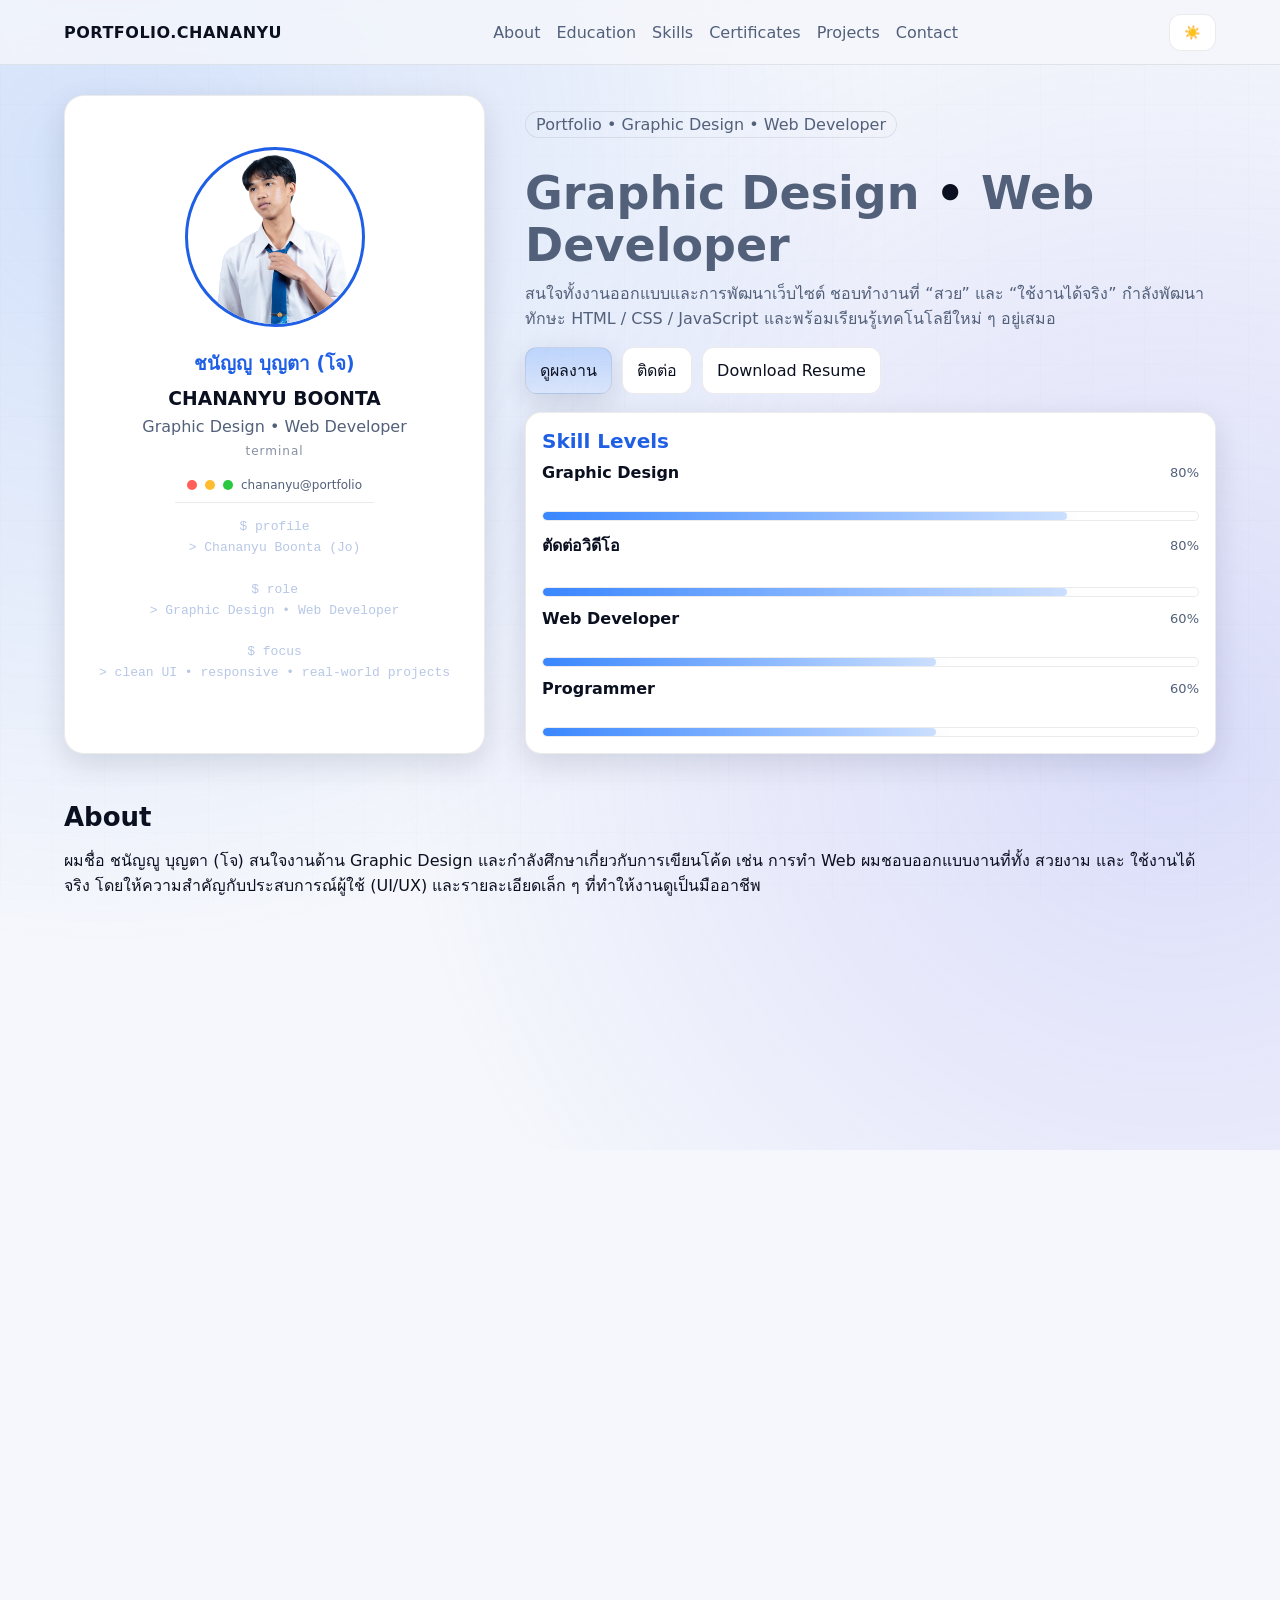
<file: index.html>
<!doctype html>
<html data-theme="light" lang="th">
<head>
  <meta charset="UTF-8" />
  <meta name="viewport" content="width=device-width, initial-scale=1.0" />
  <title>PORTFOLIO. | ชนัญญู</title>
  <meta name="description" content="Portfolio ของ ชนัญญู บุญตา (โจ) - Graphic Design & Web Developer" />
  <link rel="stylesheet" href="styles.css" />
</head>

<body>
  <header class="header">
    <div class="container nav">
  <a class="logo" href="#top">PORTFOLIO.CHANANYU<span class="dot"></span></a>

  <nav class="menu">
    <a href="#about">About</a>
    <a href="#education">Education</a>
    <a href="#skills">Skills</a>
    <a href="#certificates">Certificates</a>
    <a href="#projects">Projects</a>
    <a href="#contact">Contact</a>
  </nav>

  <div class="nav-actions">
    <button id="themeBtn" class="btn ghost" aria-label="Toggle theme">🌙</button>

    <!-- ✅ Mobile Hamburger -->
    <button id="navBtn" class="btn ghost nav-btn" aria-label="Open menu" aria-expanded="false">
      ☰
    </button>
  </div>
</div>

<!-- ✅ Mobile Drawer -->
<div class="drawer" id="drawer" aria-hidden="true">
  <div class="drawer-backdrop" data-drawer-close="1"></div>

  <div class="drawer-panel" role="dialog" aria-modal="true" aria-label="Mobile menu">
    <div class="drawer-head">
      <div class="drawer-title">Menu</div>
      <button class="drawer-close" type="button" data-drawer-close="1" aria-label="Close">✕</button>
    </div>

    <nav class="drawer-links">
      <a href="#about" data-drawer-link="1">About</a>
      <a href="#education" data-drawer-link="1">Education</a>
      <a href="#skills" data-drawer-link="1">Skills</a>
      <a href="#certificates" data-drawer-link="1">Certificates</a>
      <a href="#projects" data-drawer-link="1">Projects</a>
      <a href="#contact" data-drawer-link="1">Contact</a>
    </nav>

    <div class="drawer-foot">
      <a class="btn" href="#projects" data-drawer-link="1">ดูผลงาน</a>
      <a class="btn ghost" href="#contact" data-drawer-link="1">ติดต่อ</a>
    </div>
  </div>
</div>
  </header>

  <main id="top">
    <section class="hero">
      <div class="container hero-grid">

        <!-- 🔥 PROFILE CARD (ย้ายมาฝั่งซ้าย) -->
        <div class="profile-card">
          <img src="assets/profile.png" alt="Chananyu Profile" class="profile-img" />
	
          <h3 class="thai-name">ชนัญญู บุญตา (โจ)</h3>
          <h3>CHANANYU BOONTA</h3>
          <p class="muted">Graphic Design • Web Developer</p>

          <p class="terminal-label">terminal</p>

          <div class="terminal-top">
            <span class="dot red"></span>
            <span class="dot yellow"></span>
            <span class="dot green"></span>
            <span class="terminal-title">chananyu@portfolio</span>
          </div>

          <pre class="terminal-body"><code>$ profile
> Chananyu Boonta (Jo)

$ role
> Graphic Design • Web Developer

$ focus
> clean UI • responsive • real-world projects</code></pre>
        </div>

        <!-- 🔥 ข้อความย้ายไปฝั่งขวา -->
        <div>
          <p class="badge">Portfolio • Graphic Design • Web Developer</p>

          <h1> 
            <span class="muted">Graphic Design</span> • 
            <span class="muted">Web Developer</span>
          </h1>

          <p class="sub">
            สนใจทั้งงานออกแบบและการพัฒนาเว็บไซต์ ชอบทำงานที่ “สวย” และ “ใช้งานได้จริง”
            กำลังพัฒนาทักษะ HTML / CSS / JavaScript และพร้อมเรียนรู้เทคโนโลยีใหม่ ๆ อยู่เสมอ
          </p>

          <div class="actions">
            <a class="btn" href="#projects">ดูผลงาน</a>
            <a class="btn ghost" href="#contact">ติดต่อ</a>
            <a class="btn ghost" href="assets/resume.pdf" download>Download Resume</a>
          </div>

	<!-- ===== Skill Progress Bars ===== -->
<div class="skill-panel card">
  <div class="skill-panel-head">
    <h3 class="skill-panel-title">Skill Levels</h3>
  </div>

  <div class="skill-list">
    <div class="skill-item" data-p="80">
      <div class="skill-row">
        <span class="skill-name">Graphic Design</span>
        <span class="skill-val">80%</span>
      </div>
      <div class="bar"><span class="fill" style="--p:80"></span></div>
    </div>

    <div class="skill-item" data-p="80">
      <div class="skill-row">
        <span class="skill-name">ตัดต่อวิดีโอ</span>
        <span class="skill-val">80%</span>
      </div>
      <div class="bar"><span class="fill" style="--p:80"></span></div>
    </div>

    <div class="skill-item" data-p="60">
      <div class="skill-row">
        <span class="skill-name">Web Developer</span>
        <span class="skill-val">60%</span>
      </div>
      <div class="bar"><span class="fill" style="--p:60"></span></div>
    </div>

    <div class="skill-item" data-p="60">
      <div class="skill-row">
        <span class="skill-name">Programmer</span>
        <span class="skill-val">60%</span>
      </div>
      <div class="bar"><span class="fill" style="--p:60"></span></div>
    </div>

    
  </div>
</div>

        </div>

      </div>
    </section>

    <!-- ABOUT -->
    <section id="about" class="section">
      <div class="container">
        <h2>About</h2>
<p class="about-text">
  ผมชื่อ <span class="hl">ชนัญญู บุญตา (โจ)</span> สนใจงานด้าน 
  <span class="hl">Graphic Design</span> และกำลังศึกษาเกี่ยวกับการเขียนโค้ด เช่น การทำ
  <span class="hl">Web</span>  

  ผมชอบออกแบบงานที่ทั้ง <span class="hl">สวยงาม</span> และ 
  <span class="hl">ใช้งานได้จริง</span> โดยให้ความสำคัญกับประสบการณ์ผู้ใช้ 
  (<span class="hl">UI/UX</span>) และรายละเอียดเล็ก ๆ 
  ที่ทำให้งานดูเป็นมืออาชีพ
  <br><br>
  ผมมีพื้นฐานทั้งงาน <span class="hl">ออกแบบกราฟิก</span> 
  งาน <span class="hl">ตัดต่อวิดีโอ</span> และกำลังศึกษาการพัฒนาเว็บไซต์ด้วย 
  <span class="hl">HTML</span>, 
  <span class="hl">CSS</span> และ 
  <span class="hl">JavaScript</span>  

  เป้าหมายของผมคือพัฒนาทักษะให้รอบด้าน และสร้างผลงานที่สามารถ 
  <span class="hl">นำไปใช้งานได้จริง</span> ในธุรกิจหรือองค์กร
</p>
    </section>


<!-- EDUCATION -->
<section id="education" class="section">
  <div class="container">
    <div class="edu-head">
      <div>
        <h2>Education</h2>
      </div>

      <!-- ใช้ modal เดิมของ Certificates ได้เลย -->

    </div>

    <!-- Summary Cards -->
    <div class="edu-grid">
      <div class="card edu-card reveal">
        <div class="edu-top">
          <div class="edu-badge">Major</div>
          <h3 class="edu-title">เทคโนโลยีธุรกิจดิจิทัล</h3>
          <p class="text-muted edu-sub">วิทยาลัยภาคตะวันออกอีเทค (E-TECH) • ปวส.</p>
        </div>

        <div class="edu-meta">
          <div class="edu-pill">
            <span class="edu-k">GPA</span>
            <span class="edu-v">3.97</span>
          </div>
          <div class="edu-pill">
            <span class="edu-k">Year</span>
            <span class="edu-v">2024–2026</span>
          </div>
          <div class="edu-pill">
            <span class="edu-k">Focus</span>
            <span class="edu-v">Design • Media • Web</span>
          </div>
        </div>

        <div class="edu-points">
          <div class="edu-point">
            <span class="dot-mini"></span>
            <span>พื้นฐานงานออกแบบ + ทำสื่อ (โปสเตอร์/แบรนด์/คอนเทนต์)</span>
          </div>

        </div>
      </div>

      
      <!-- Transcript Preview Card -->
      <div class="card edu-card edu-transcript reveal">
        <div class="edu-top">
          <div class="edu-badge">Document</div>
          <h3 class="edu-title">Transcript (ผลการเรียน)</h3>
          <p class="text-muted edu-sub">เปิดดูได้ทันทีแบบ Preview หรือเปิดแท็บใหม่</p>
        </div>

        <div class="edu-doc">
          <div class="edu-doc-icon" aria-hidden="true">📄</div>
          <div class="edu-doc-text">
            <div class="edu-doc-name">ผลการเรียน (Transcript)</div>
            <div class="text-muted">อัปเดตล่าสุด: 25/02/2026</div>
          </div>
        </div>

        <div class="edu-actions" style="margin-top:12px;">
          <a class="btn ghost" href="assets/education/transcript.pdf" target="_blank" rel="noopener">Open</a>
          <button class="btn" type="button"
            data-cert="assets/education/transcript.pdf"
            data-cert-title="ผลการเรียน (Transcript)">
            Preview
          </button>
        </div>
      </div>
    </div>

  </div>
</section>

    <!-- SKILLS -->
    <section id="skills" class="section">
  <div class="container">
    <h2>Skills</h2>

    <!-- ✅ Design ขึ้นก่อน -->
    <div class="card">
      <h3>Design</h3>
      <p class="text-muted">
        Graphic Design / Layout / Canva, Photoshop, Premiere pro, Illustrator, After effects, Capcut
      </p>
    </div>

    <!-- ✅ Web ตามมา -->
    <div class="card mt">
      <h3>กำลังศึกษาการเขียน CODE</h3>
      <div class="chips">
        <span class="chip">HTML</span>
        <span class="chip">CSS</span>
        <span class="chip">JavaScript</span>
        <span class="chip">Responsive</span>
        <span class="chip">GitHub Pages</span>
      </div>
    </div>

  </div>
</section>

        <!-- CERTIFICATES -->
    <section id="certificates" class="section">
      <div class="container">
        <div class="section-head">
          <div>
            <h2>Certificates</h2>
          </div>
          <span class="cert-badge">Verified</span>
        </div>

        <div class="cert-grid">

          <div class="card cert-card reveal">
            <div class="cert-top">
              <div class="cert-icon" aria-hidden="true">🏅</div>
              <div class="cert-meta">
                <h3 class="cert-title">เกียรตินิยมอันดับ 1 (ปวส)</h3>
                <p class="text-muted cert-desc">เกียรติบัตรผลการเรียน/ความสำเร็จ</p>
              </div>
            </div>
            <div class="cert-actions">
              <a class="btn ghost" href="https://drive.google.com/file/d/1gCkZgoehB3vvWSLFcFtwGMiIyjkPSdfd/view" target="_blank" rel="noopener">Open</a>
              <button class="btn" type="button" data-cert="https://drive.google.com/file/d/1gCkZgoehB3vvWSLFcFtwGMiIyjkPSdfd/preview" data-cert-title="เกียรตินิยมอันดับ 1 (ปวส)">Preview</button>
            </div>
          </div>

          <div class="card cert-card reveal">
            <div class="cert-top">
              <div class="cert-icon" aria-hidden="true">🏅</div>
              <div class="cert-meta">
                <h3 class="cert-title">เกียรตินิยมอันดับ 1 (ปวช)</h3>
                <p class="text-muted cert-desc">เกียรติบัตรผลการเรียน/ความสำเร็จ</p>
              </div>
            </div>
            <div class="cert-actions">
              <a class="btn ghost" href="https://drive.google.com/file/d/1ICR19MyjQwB0Dezw8XdJvOS5k2Chsvs_/view" target="_blank" rel="noopener">Open</a>
              <button class="btn" type="button" data-cert="https://drive.google.com/file/d/1ICR19MyjQwB0Dezw8XdJvOS5k2Chsvs_/preview" data-cert-title="เกียรตินิยมอันดับ 1 (ปวช)">Preview</button>
            </div>
          </div>

          <div class="card cert-card reveal">
            <div class="cert-top">
              <div class="cert-icon" aria-hidden="true">🏅</div>
              <div class="cert-meta">
                <h3 class="cert-title">เกียรตินิยมอันดับ 2 (ปวช)</h3>
                <p class="text-muted cert-desc">เกียรติบัตรผลการเรียน/ความสำเร็จ</p>
              </div>
            </div>
            <div class="cert-actions">
              <a class="btn ghost" href="https://drive.google.com/file/d/18KTeLqU_VMrefmLDvwX8DeGee8mo0Rug/view" target="_blank" rel="noopener">Open</a>
              <button class="btn" type="button" data-cert="https://drive.google.com/file/d/18KTeLqU_VMrefmLDvwX8DeGee8mo0Rug/preview" data-cert-title="เกียรตินิยมอันดับ 2 (ปวช)">Preview</button>
            </div>
          </div>

          <div class="card cert-card reveal">
            <div class="cert-top">
              <div class="cert-icon" aria-hidden="true">🏅</div>
              <div class="cert-meta">
                <h3 class="cert-title">เกียรตินิยมอันดับ 2 (ปวช)</h3>
                <p class="text-muted cert-desc">เกียรติบัตรผลการเรียน/ความสำเร็จ</p>
              </div>
            </div>
            <div class="cert-actions">
              <a class="btn ghost" href="https://drive.google.com/file/d/1309O10c44AZQ91_PRUTclfyR0zeI_VeD/view" target="_blank" rel="noopener">Open</a>
              <button class="btn" type="button" data-cert="https://drive.google.com/file/d/1309O10c44AZQ91_PRUTclfyR0zeI_VeD/preview" data-cert-title="เกียรตินิยมอันดับ 2 (ปวช)">Preview</button>
            </div>
          </div>

          <div class="card cert-card reveal">
            <div class="cert-top">
              <div class="cert-icon" aria-hidden="true">🏅</div>
              <div class="cert-meta">
                <h3 class="cert-title">ความประพฤติดี</h3>
                <p class="text-muted cert-desc">เกียรติบัตรด้านความประพฤติ</p>
              </div>
            </div>
            <div class="cert-actions">
              <a class="btn ghost" href="https://drive.google.com/file/d/16V61qPevdb235wgsN0LPwpVJKFUMNpgQ/view" target="_blank" rel="noopener">Open</a>
              <button class="btn" type="button" data-cert="https://drive.google.com/file/d/16V61qPevdb235wgsN0LPwpVJKFUMNpgQ/preview" data-cert-title="ความประพฤติดี">Preview</button>
            </div>
          </div>

          <div class="card cert-card reveal">
            <div class="cert-top">
              <div class="cert-icon" aria-hidden="true">🏅</div>
              <div class="cert-meta">
                <h3 class="cert-title">อบรม/เสริมทักษะภาษาจีน</h3>
                <p class="text-muted cert-desc">เกียรติบัตรการอบรม</p>
              </div>
            </div>
            <div class="cert-actions">
              <a class="btn ghost" href="https://drive.google.com/file/d/1GHZ_KUU2olDMoBhnNb47apUuoepXhUUc/view" target="_blank" rel="noopener">Open</a>
              <button class="btn" type="button" data-cert="https://drive.google.com/file/d/1GHZ_KUU2olDMoBhnNb47apUuoepXhUUc/preview" data-cert-title="อบรม/เสริมทักษะภาษาจีน">Preview</button>
            </div>
          </div>

          <div class="card cert-card reveal">
            <div class="cert-top">
              <div class="cert-icon" aria-hidden="true">🏅</div>
              <div class="cert-meta">
                <h3 class="cert-title">การอบรมหลักสูตร (ปวช)</h3>
                <p class="text-muted cert-desc">เกียรติบัตรการอบรม</p>
              </div>
            </div>
            <div class="cert-actions">
              <a class="btn ghost" href="https://drive.google.com/file/d/1zFcPmpnscv65o-xpfK4uYzmivvTh-nA5/view" target="_blank" rel="noopener">Open</a>
              <button class="btn" type="button" data-cert="https://drive.google.com/file/d/1zFcPmpnscv65o-xpfK4uYzmivvTh-nA5/preview" data-cert-title="การอบรมหลักสูตร">Preview</button>
            </div>
          </div>

          <div class="card cert-card reveal">
            <div class="cert-top">
              <div class="cert-icon" aria-hidden="true">🏅</div>
              <div class="cert-meta">
                <h3 class="cert-title">การอบรมหลักสูตร (ปวส)</h3>
                <p class="text-muted cert-desc">เกียรติบัตรการอบรม</p>
              </div>
            </div>
            <div class="cert-actions">
              <a class="btn ghost" href="https://drive.google.com/file/d/1py0rQcjuWapsEl_W83mx0qBBXXFDcMRV/view" target="_blank" rel="noopener">Open</a>
              <button class="btn" type="button" data-cert="https://drive.google.com/file/d/1py0rQcjuWapsEl_W83mx0qBBXXFDcMRV/preview" data-cert-title="การอบรมหลักสูตร">Preview</button>
            </div>
          </div>

        </div>
      </div>
    </section>

<!-- PROJECTS -->
    <section id="projects" class="section">
      <div class="container">
        <h2>Projects</h2>

        <div class="grid-3">

  <a href="graphic.html" class="project-link">
    <div class="card">
      <h3>งานกราฟิก</h3>
      <p class="text-muted">กดเพื่อดูผลงานกราฟิก</p>
    </div>
  </a>

  <a href="video.html" class="project-link">
    <div class="card">
      <h3>งานวิดีโอ</h3>
      <p class="text-muted">กดเพื่อดูผลงานวิดีโอ</p>
    </div>
  </a>

  <a href="app.html" class="project-link">
    <div class="card">
      <h3>งานสร้างเว็บ / Application</h3>
      <p class="text-muted">กดเพื่อดูผลงานเว็บ / แอป</p>
    </div>
  </a>

</div>
      </div>
    </section>

    <!-- CONTACT -->
    <section id="contact" class="section">
      <div class="container">
        <h2>Contact</h2>

        <div class="card">
          <p class="lead">ติดต่อได้ที่นี่</p>

	<div class="contact-row">
            <div>
              <p class="label">Phone</p>
              <p class="value" id="phoneText">064-525-4768</p>
            </div>
            <button class="btn ghost" id="copyPhoneBtn" type="button">คัดลอก</button>
          </div>


          <div class="contact-row">
            <div>
              <p class="label">Email</p>
              <p class="value" id="emailText">chananyuboonta35@gmail.com</p>
            </div>
            <button class="btn ghost" id="copyEmailBtn" type="button">คัดลอก</button>
          </div>

          <div class="contact-row">
            <div>
              <p class="label">Line ID</p>
              <p class="value" id="lineText">chny_712</p>
            </div>
            <button class="btn ghost" id="copyLineBtn" type="button">คัดลอก</button>
          </div>

          <p class="hint" id="copyHint"></p>
        </div>
      </div>
    </section>
  </main>

  <footer class="footer">
    <div class="container">
      <p>© <span id="year"></span> CHANANYU. Built with HTML/CSS/JS.</p>
    </div>
  </footer>


  <!-- Certificate Preview Modal -->
  <div class="modal" id="certModal" aria-hidden="true">
    <div class="modal-backdrop" data-close="1"></div>
    <div class="modal-panel" role="dialog" aria-modal="true" aria-label="Certificate preview">
      <div class="modal-head">
        <div class="modal-title" id="certModalTitle">Certificate</div>
        <button class="modal-close" type="button" data-close="1" aria-label="Close">✕</button>
      </div>
      <div class="modal-body">
        <iframe id="certFrame" title="Certificate PDF" loading="lazy"></iframe>
      </div>
      <div class="modal-foot">
        <a class="btn ghost" id="certOpenNew" target="_blank" rel="noopener">Open in new tab</a>
      </div>
    </div>
  </div>

  
  

  <script src="app.js"></script>
</body>
</html>
</file>
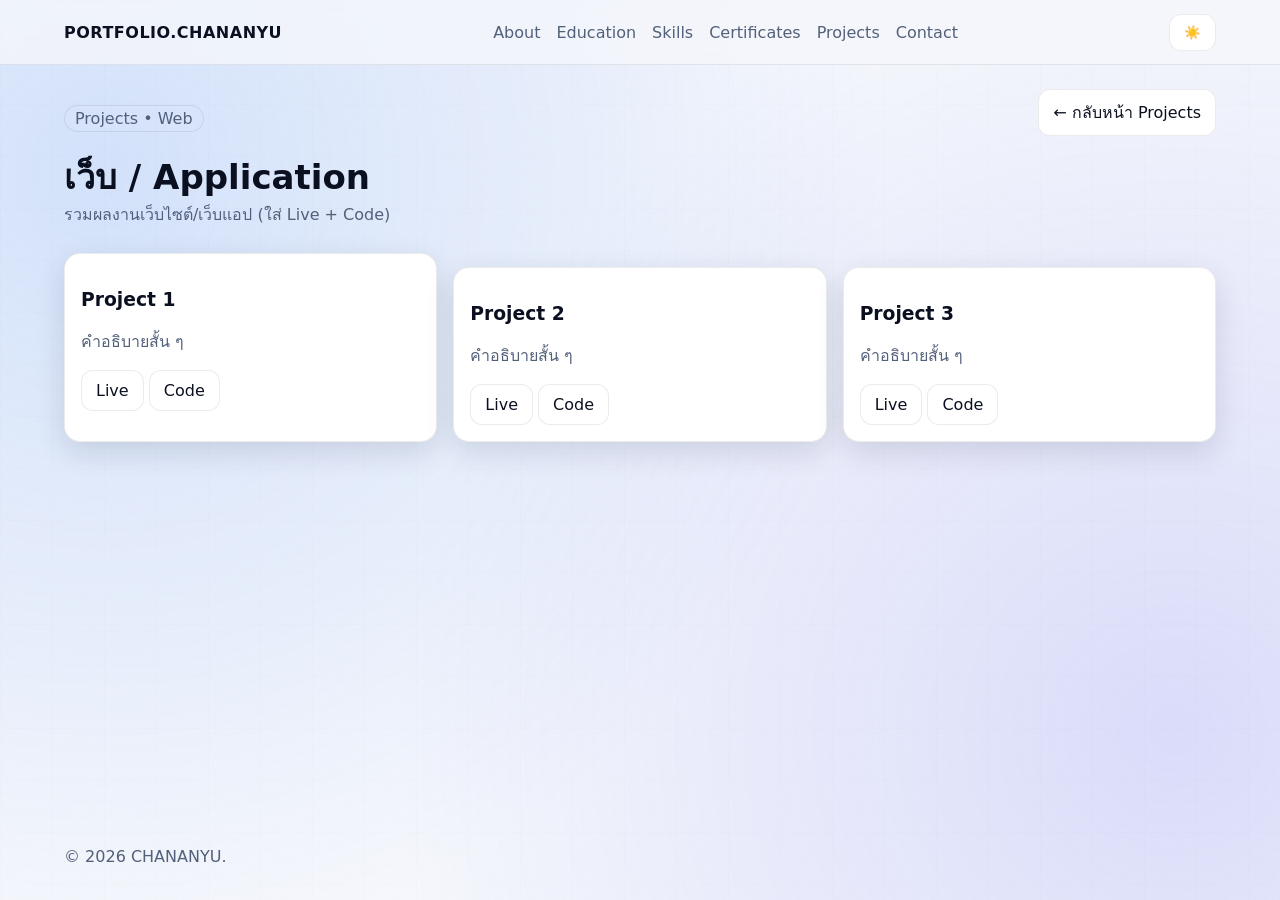
<file: app.html>
<!doctype html>
<html lang="th">
<head>
  <meta charset="UTF-8" />
  <meta name="viewport" content="width=device-width, initial-scale=1.0" />
  <title>เว็บ / Application | CHANANYU</title>
  <link rel="stylesheet" href="styles.css" />
</head>
<body>
  <header class="header">
    <div class="container nav">
  <a class="logo" href="index.html#top">PORTFOLIO.CHANANYU<span class="dot"></span></a>

  <nav class="menu">
    <a href="index.html#about">About</a>
    <a href="index.html#education">Education</a>
    <a href="index.html#skills">Skills</a>
    <a href="index.html#certificates">Certificates</a>
    <a href="index.html#projects">Projects</a>
    <a href="index.html#contact">Contact</a>
  </nav>

  <div class="nav-actions">
    <button id="themeBtn" class="btn ghost" aria-label="Toggle theme">🌙</button>

    <!-- ✅ Mobile Hamburger -->
    <button id="navBtn" class="btn ghost nav-btn" aria-label="Open menu" aria-expanded="false">
      ☰
    </button>
  </div>
</div>

<!-- ✅ Mobile Drawer -->
<div class="drawer" id="drawer" aria-hidden="true">
  <div class="drawer-backdrop" data-drawer-close="1"></div>

  <div class="drawer-panel" role="dialog" aria-modal="true" aria-label="Mobile menu">
    <div class="drawer-head">
      <div class="drawer-title">Menu</div>
      <button class="drawer-close" type="button" data-drawer-close="1" aria-label="Close">✕</button>
    </div>

    <nav class="drawer-links">
      <a href="index.html#about" data-drawer-link="1">About</a>
      <a href="index.html#education" data-drawer-link="1">Education</a>
      <a href="index.html#skills" data-drawer-link="1">Skills</a>
      <a href="index.html#certificates" data-drawer-link="1">Certificates</a>
      <a href="index.html#projects" data-drawer-link="1">Projects</a>
      <a href="index.html#contact" data-drawer-link="1">Contact</a>
    </nav>

    <div class="drawer-foot">
      <a class="btn" href="index.html#projects" data-drawer-link="1">ดูผลงาน</a>
      <a class="btn ghost" href="index.html#contact" data-drawer-link="1">ติดต่อ</a>
    </div>
  </div>
</div>
  </header>

  <main>
    <section class="section">
      <div class="container">
        <div class="page-head">
          <div>
            <p class="badge">Projects • Web</p>
            <h1 class="page-title">เว็บ / Application</h1>
            <p class="lead">รวมผลงานเว็บไซต์/เว็บแอป (ใส่ Live + Code)</p>
          </div>
          <a class="btn ghost" href="index.html#projects">← กลับหน้า Projects</a>
        </div>

        <div class="grid-3">
          <article class="card">
            <h3>Project 1</h3>
            <p class="text-muted">คำอธิบายสั้น ๆ</p>
            <div class="featured-links">
              <a class="btn ghost" href="#" target="_blank" rel="noopener">Live</a>
              <a class="btn ghost" href="#" target="_blank" rel="noopener">Code</a>
            </div>
          </article>

          <article class="card">
            <h3>Project 2</h3>
            <p class="text-muted">คำอธิบายสั้น ๆ</p>
            <div class="featured-links">
              <a class="btn ghost" href="#" target="_blank" rel="noopener">Live</a>
              <a class="btn ghost" href="#" target="_blank" rel="noopener">Code</a>
            </div>
          </article>

          <article class="card">
            <h3>Project 3</h3>
            <p class="text-muted">คำอธิบายสั้น ๆ</p>
            <div class="featured-links">
              <a class="btn ghost" href="#" target="_blank" rel="noopener">Live</a>
              <a class="btn ghost" href="#" target="_blank" rel="noopener">Code</a>
            </div>
          </article>
        </div>
      </div>
    </section>
  </main>

  <footer class="footer">
    <div class="container">
      <p>© <span id="year"></span> CHANANYU.</p>
    </div>
  </footer>

  <script src="app.js"></script>
</body>
</html>
</file>
<file: styles.css>
:root{
  --bg: #0a1220;
  --panel: #0f1a2e;
  --text: #eaf2ff;
  --muted: #a9b7d3;
  --border: rgba(255,255,255,.08);
  --accent: #2f80ff;
  --shadow: 0 10px 30px rgba(0,0,0,.35);
}

:root[data-theme="light"]{
  --bg: #f5f7fc;
  --panel: #ffffff;
  --text: #0b1020;
  --muted: #52607a;
  --border: rgba(0,0,0,.08);
  --accent: #1f5fe6;
  --shadow: 0 10px 30px rgba(10,20,40,.12);
}

*{box-sizing:border-box}
html{scroll-behavior:smooth}
html, body{height:100%}

body{
  margin:0;
  font-family: system-ui, -apple-system, Segoe UI, Roboto, Arial, sans-serif;
  color:var(--text);

  /* ✅ โหมดมืดมีแสงฟ้าได้ แต่จูนให้นุ่ม */
  background:
    radial-gradient(1100px 520px at 20% 0%, rgba(47,128,255,.18), transparent 62%),
    radial-gradient(900px 480px at 80% 20%, rgba(47,128,255,.08), transparent 62%),
    var(--bg);

  min-height:100vh;
  display:flex;
  flex-direction:column;
  position:relative;
}

/* ✅ โหมดสว่าง: เอา radial ออกเพื่อไม่ให้เกิด “แทบ” */
:root[data-theme="light"] body{
  background: var(--bg);
}

main{flex:1}
a{color:inherit; text-decoration:none}
.container{max-width:1200px; margin:0 auto; padding:0 24px}

/* ===== HEADER ===== */
.header{
  position:sticky; top:0; z-index:10;
  backdrop-filter: blur(10px);
  background: rgba(10,18,32,.65);
  border-bottom:1px solid var(--border);
}
:root[data-theme="light"] .header{ background: rgba(245,247,252,.78); }

.nav{
  display:flex; align-items:center; justify-content:space-between;
  height:64px; gap:14px;
}
.logo{font-weight:850; letter-spacing:.5px}
.logo .dot{color:var(--accent)}

.menu{display:flex; gap:16px}
.menu a{color:var(--muted)}
.menu a:hover{color:var(--text)}

/* ===== BUTTON ===== */
.btn{
  display:inline-flex; align-items:center; justify-content:center;
  padding:10px 14px;
  border-radius:12px;
  border:1px solid var(--border);
  background: linear-gradient(180deg, rgba(47,128,255,.22), rgba(47,128,255,.07));
  box-shadow: var(--shadow);
  cursor:pointer;
  transition: transform .15s ease;
}
.btn:hover{transform: translateY(-1px)}
.btn.ghost{
  background: var(--panel);
  color: var(--text);
  box-shadow: none;
}
.btn.ghost:hover{
  background: var(--accent);
  color: #fff;
  border-color: var(--accent);
}

/* ===== HERO / SECTION ===== */
.hero{padding:30px 0 24px}
.hero-grid{
  display:grid;
  grid-template-columns: .75fr 1.25fr;
  gap:40px;
  align-items:stretch;
}

.badge{
  display:inline-block;
  padding:3px 10px;
  border:1px solid var(--border);
  border-radius:999px;
  color:var(--muted);
  background: rgba(255,255,255,.03);
}

h1{font-size:46px; line-height:1.12; margin:14px 0 10px}
.accent{color:var(--accent)}
.muted{color:var(--muted)}
.sub{color:var(--muted); font-size:16px; max-width:100ch}
.actions{display:flex; gap:10px; margin:16px 0 10px}

.section{padding:30px 0}
.section h2{margin:0 0 12px; font-size:26px}
.lead{color:var(--muted); margin:0 0 14px}
.text-muted{color:var(--muted)}
.mt{margin-top:14px}

/* ===== CARD / GRID ===== */
.card{
  background: rgba(255,255,255,.03);
  border:1px solid var(--border);
  border-radius:16px;
  padding:16px;
  box-shadow: var(--shadow);
}
:root[data-theme="light"] .card{ background: var(--panel); }


/* ===== GRID (ใช้กับหน้า Projects/Video/Web) ===== */
.grid-3{
  display:grid;
  grid-template-columns: repeat(3, minmax(0, 1fr));
  gap:16px;
  align-items:stretch;
}

/* Masonry (ใช้กับหน้า งานกราฟิกที่รูปเยอะ ๆ) */
.masonry-3{
  column-count: 3;
  column-gap: 16px;
}
.masonry-3 .project-card{
  break-inside: avoid;
  margin-bottom: 16px;
}

@media (max-width: 900px){
  .grid-3{ grid-template-columns: 1fr; }
  .masonry-3{ column-count: 1; }
}



/* ===== CHIP ===== */
.chips{display:flex; flex-wrap:wrap; gap:10px}
.chip{
  padding:8px 12px;
  border-radius:999px;
  border:1px solid var(--border);
  background: rgba(255,255,255,.03);
  color:var(--muted);
}

/* ===== PROFILE CARD ===== */
.profile-card{
  background: var(--panel);
  border:1px solid var(--border);
  border-radius:20px;
  padding:20px;
  text-align:center;
  box-shadow: var(--shadow);
  display:flex;
  flex-direction:column;
  align-items:center;
  justify-content:center;
}
.profile-img{
  width:180px;
  height:180px;
  border-radius:50%;
  object-fit:cover;
  border:3px solid var(--accent);
  margin-bottom:16px;
  transition: transform .3s ease;
}
.profile-img:hover{ transform: scale(1.05); }

.thai-name{
  color: var(--accent);
  margin: 8px 0 4px;
}
.profile-card h3{ margin: 6px 0 4px; }
.profile-card p{ margin: 4px 0; }

.terminal-label{
  margin: 6px 0 6px;
  font-size: 12px;
  color: var(--muted);
  letter-spacing: 1px;
  opacity: .7;
}

/* ===== TERMINAL UI ===== */
.terminal-top{
  display:flex; align-items:center; gap:8px;
  padding:10px 12px;
  border-bottom:1px solid var(--border);
  background: rgba(255,255,255,.03);
  margin-top: 6px;
}
.dot{width:10px; height:10px; border-radius:50%}
.dot.red{background:#ff5f57}
.dot.yellow{background:#febc2e}
.dot.green{background:#28c840}
.terminal-title{margin-left:auto; color:var(--muted); font-size:12px}

.terminal-body{
  margin:0;
  padding:14px 14px 18px;
  color:#b7c7e6;
  font-size:13px;
  line-height:1.6;
}

/* ===== CONTACT ===== */
.contact-row{
  display:flex;
  align-items:center;
  justify-content:space-between;
  gap:12px;
  padding:12px 0;
  border-top:1px solid var(--border);
}
.contact-row:first-of-type{border-top:none}
.label{margin:0; color:var(--muted); font-size:13px}
.value{margin:4px 0 0; font-weight:650}
.hint{margin:10px 0 0; color:var(--muted); font-size:13px}

/* ===== FOOTER (ไม่ตัด) ===== */
.footer{
  margin-top:auto;
  padding:18px 0;
  border-top:none;
  background: transparent;
  color:var(--muted);
}

/* ===== Dev Grid Background (เบาลง + โหมดสว่างจางมาก) ===== */
body::after{
  content:"";
  position: fixed;
  inset: 0;
  pointer-events: none;
  z-index: -1;
  background:
    linear-gradient(rgba(255,255,255,.06) 1px, transparent 1px),
    linear-gradient(90deg, rgba(255,255,255,.06) 1px, transparent 1px),
    radial-gradient(800px 400px at 50% 0%, rgba(47,128,255,.10), transparent 70%);
  background-size: 52px 52px, 52px 52px, auto;
  opacity: .12;
}
:root[data-theme="light"] body::after{
  opacity: .06; /* ✅ โหมดสว่างให้กริดจางมาก ไม่รบกวน */
}

/* ===== Scroll Reveal ===== */
.reveal{
  opacity: 0;
  transform: translateY(18px);
  filter: blur(4px);
  transition: opacity .6s ease, transform .6s ease, filter .6s ease;
}
.reveal.show{
  opacity: 1;
  transform: translateY(0);
  filter: blur(0);
}
@media (prefers-reduced-motion: reduce){
  .reveal, .reveal.show{
    transition:none;
    opacity: 1;
    transform:none;
    filter:none;
  }
}

/* ===== Skill Progress Panel ===== */
.skill-panel{
  margin-top: 18px;
  max-width: 1000px;
}
.skill-panel-head{
  display:flex;
  align-items:baseline;
  justify-content:space-between;
  gap:12px;
  margin-bottom: 10px;
}
.skill-panel-title{ margin: 0; font-size: 20px; color: var(--accent); }
.skill-panel-sub{ margin: 0; font-size: 13px; }

.skill-list{ display:grid; gap: 12px; }
.skill-row{
  display:flex;
  align-items:center;
  justify-content:space-between;
  gap:10px;
  margin-bottom: 29px;
}
.skill-name{ font-weight: 650; }
.skill-val{ color: var(--muted); font-size: 13px; }

.bar{
  height: 10px;
  border-radius: 999px;
  border: 1px solid var(--border);
  background: rgba(255,255,255,.03);
  overflow:hidden;
}
.fill{
  display:block;
  height:100%;
  width: calc(var(--p) * 1%);
  border-radius: 999px;
  background: linear-gradient(90deg, rgba(47,128,255,.95), rgba(47,128,255,.25));
  box-shadow: 0 8px 18px rgba(47,128,255,.18);
  transform-origin: left;
  transform: scaleX(0);
  transition: transform .9s ease;
}
.skill-panel.show-bars .fill{ transform: scaleX(1); }

/* ===== Page Head (หน้าแยก) ===== */
.page-head{
  display:flex;
  align-items:flex-start;
  justify-content:space-between;
  gap:14px;
  margin-bottom: 14px;
}
.page-title{
  margin: 10px 0 6px;
  font-size: 34px;
}

/* ===== Project link wrapper ===== */
.project-link{
  text-decoration: none;
  color: inherit;
  display: block;
}
.project-link .card{
  transition: transform .2s ease, border-color .2s ease;
}
.project-link:hover .card{
  transform: translateY(-4px);
  border-color: rgba(47,128,255,.35);
}

/* ===== Responsive ===== */
@media (max-width: 900px){
  h1{font-size:34px}
  .hero-grid{grid-template-columns: 1fr}
  .grid-3{grid-template-columns: 1fr}
  .menu{display:none}
  .page-head{ flex-direction:column; }
  .page-title{ font-size: 50px; }
}

/* =========================
   FIX DARK MODE BAND + BRING BACK BG FX
   ========================= */

/* 1) โหมดมืด: ใช้พื้นสี + glow เบามาก (ลด banding) */
:root:not([data-theme="light"]) body{
  background: var(--bg);
}

/* 3) Grid overlay ให้กลับมา “ชัดกำลังดี” */
:root:not([data-theme="light"]) body::after{
  content:"";
  position: fixed;
  inset: 0;
  pointer-events:none;
  z-index:-1;
  background:
    linear-gradient(rgba(255,255,255,.055) 1px, transparent 1px),
    linear-gradient(90deg, rgba(255,255,255,.055) 1px, transparent 1px);
  background-size: 52px 52px;
  opacity: .16;
}

/* 4) Noise กัน banding (สำคัญมาก) */
:root:not([data-theme="light"]) body{
  position: relative;
}
:root:not([data-theme="light"]) body .noise-layer{
  display:none;
}
/* ใช้ pseudo-element แทน ไม่ต้องเพิ่ม HTML */
:root:not([data-theme="light"]) body::marker{ content:""; } /* กันบาง browser แปลก ๆ */

:root:not([data-theme="light"]) body::selection{ background: rgba(47,128,255,.25); }

:root:not([data-theme="light"]) body::after{
  /* รวม grid + noise (noise เป็น svg data) */
  background-image:
    linear-gradient(rgba(255,255,255,.055) 1px, transparent 1px),
    linear-gradient(90deg, rgba(255,255,255,.055) 1px, transparent 1px),
    url("data:image/svg+xml,%3Csvg xmlns='http://www.w3.org/2000/svg' width='180' height='180'%3E%3Cfilter id='n'%3E%3CfeTurbulence type='fractalNoise' baseFrequency='.9' numOctaves='2' stitchTiles='stitch'/%3E%3C/filter%3E%3Crect width='180' height='180' filter='url(%23n)' opacity='.22'/%3E%3C/svg%3E");
  background-size: 52px 52px, 52px 52px, 180px 180px;
  background-repeat: repeat;
  opacity: .14;
}

/* =========================
   LIGHT MODE BACKGROUND FX (no banding)
   ========================= */

/* โหมดสว่าง: เพิ่ม glow เบา ๆ */
:root[data-theme="light"] body{
  background: var(--bg);
}

/* grid + noise (จาง ๆ) */
:root[data-theme="light"] body::after{
  content:"";
  position: fixed;
  inset: 0;
  pointer-events:none;
  z-index:-1;
  background-image:
    linear-gradient(rgba(0,0,0,.10) 1px, transparent 1px),
    linear-gradient(90deg, rgba(0,0,0,.10) 1px, transparent 1px),
    url("data:image/svg+xml,%3Csvg xmlns='http://www.w3.org/2000/svg' width='180' height='180'%3E%3Cfilter id='n'%3E%3CfeTurbulence type='fractalNoise' baseFrequency='.9' numOctaves='2' stitchTiles='stitch'/%3E%3C/filter%3E%3Crect width='180' height='180' filter='url(%23n)' opacity='.16'/%3E%3C/svg%3E");
  background-size: 52px 52px, 52px 52px, 180px 180px;
  background-repeat: repeat;
  opacity: .08; /* จาง ๆ สวย ๆ */
}

.project-card{
  padding:0;
  overflow:hidden;
}

.project-card img{
  width:100%;
  display:block;
  transition: transform .4s ease;
}

.project-card:hover img{
  transform: scale(1.05);
}

.project-card img{
  width:100%;
  height:auto;
  display:block;
  border-radius:16px;
}
/* ทำกล่องวิดีโอให้เหมือนกันทุกการ์ด (ใช้ thumbnail) */
.video-card{
  display:flex;
  flex-direction:column;
  gap:10px;
}

.video-thumb{
  position:relative;
  width:100%;
  aspect-ratio:16/9;
  border-radius:16px;
  overflow:hidden;
  border:1px solid var(--border);
  background: rgba(0,0,0,.08);
  display:block;
}

.video-thumb img{
  width:100%;
  height:100%;
  object-fit:cover;
  display:block;
  transition: transform .35s ease;
}

.video-thumb:hover img{
  transform: scale(1.03);
}

.video-play{
  position:absolute;
  inset:auto;
  left:50%;
  top:50%;
  transform:translate(-50%,-50%);
  width:58px;
  height:58px;
  border-radius:999px;
  display:flex;
  align-items:center;
  justify-content:center;
  background: rgba(0,0,0,.55);
  color:#fff;
  font-size:22px;
  border:1px solid rgba(255,255,255,.25);
  backdrop-filter: blur(6px);
}

/* ล็อกขนาด thumbnail ให้เท่ากัน */
.video-thumb{
  width:100%;
  aspect-ratio:16/9;
  border-radius:16px;
  overflow:hidden;
  position:relative;
  display:block;
  background:#000;
}

/* บังคับรูปทุกใบให้เต็มกรอบ */
.video-thumb img{
  width:100%;
  height:100%;
  object-fit:cover;
  display:block;
}

/* ล็อกความสูงการ์ด */
.video-card{
  display:flex;
  flex-direction:column;
  justify-content:space-between;
  height:100%;
}

/* =========================
   VIDEO PAGE (ไม่ใช้ Masonry แบบงานกราฟิก)
   ========================= */
.video-grid{
  display:grid;
  grid-template-columns: repeat(3, minmax(0, 1fr));
  gap:18px;
  align-items:stretch;
}

@media (max-width: 900px){
  .video-grid{ grid-template-columns: 1fr; }
}

.video-card{
  display:flex;
  flex-direction:column;
  gap:10px;
}

.video-actions{
  margin-top:auto;
  padding-top:10px;
  display:flex;
  gap:10px;
}


/* Lightbox */
.lightbox{
  position: fixed;
  inset: 0;
  display: none;
  align-items: center;
  justify-content: center;
  padding: 24px;
  background: rgba(0,0,0,.72);
  backdrop-filter: blur(6px);
  z-index: 9999;
}

.lightbox.show{ display:flex; }

.lightbox-img{
  max-width: min(1100px, 92vw);
  max-height: 86vh;
  border-radius: 14px;
  box-shadow: 0 18px 60px rgba(0,0,0,.45);
}

.lightbox-close{
  position: fixed;
  top: 18px;
  right: 18px;
  width: 42px;
  height: 42px;
  border-radius: 999px;
  border: 1px solid rgba(255,255,255,.25);
  background: rgba(0,0,0,.35);
  color: #fff;
  font-size: 18px;
  cursor: pointer;
}
.project-card img{ cursor: zoom-in; }

/* ===== Animated Premium Glow ===== */
body::before{
  content:"";
  position:fixed;
  inset:-250px;
  background:
    radial-gradient(circle at 20% 30%, rgba(59,130,246,.25), transparent 45%),
    radial-gradient(circle at 80% 70%, rgba(99,102,241,.25), transparent 45%);
  z-index:-1;
  pointer-events:none;
  animation: glowMove 18s ease-in-out infinite alternate;
}

@keyframes glowMove{
  0%{
    transform: translate(0px, 0px) scale(1);
  }
  50%{
    transform: translate(-40px, 30px) scale(1.05);
  }
  100%{
    transform: translate(40px, -20px) scale(1.08);
  }
}

/* =========================
   CERTIFICATES (🔥)
   ========================= */
.section-head{
  display:flex;
  align-items:flex-start;
  justify-content:space-between;
  gap:12px;
  margin-bottom: 10px;
}

.cert-badge{
  padding:6px 10px;
  border-radius:999px;
  border:1px solid var(--border);
  color: var(--muted);
  background: rgba(255,255,255,.03);
  font-size:12px;
}

.cert-grid{
  display:grid;
  grid-template-columns: repeat(3, minmax(0, 1fr));
  gap:16px;
}

@media (max-width: 900px){
  .cert-grid{ grid-template-columns: 1fr; }
}

.cert-card{
  padding:16px;
  position:relative;
  overflow:hidden;
  transition: transform .2s ease, border-color .2s ease, box-shadow .2s ease;
}

.cert-card::after{
  content:"";
  position:absolute;
  inset:-1px;
  border-radius:16px;
  pointer-events:none;
  opacity:0;
  background: radial-gradient(600px 220px at 20% 10%, rgba(47,128,255,.18), transparent 60%);
  transition: opacity .2s ease;
}

.cert-card:hover{
  transform: translateY(-4px);
  border-color: rgba(47,128,255,.35);
  box-shadow: 0 18px 50px rgba(10,20,40,.18);
}
:root:not([data-theme="light"]) .cert-card:hover{
  box-shadow: 0 18px 60px rgba(0,0,0,.35);
}
.cert-card:hover::after{ opacity:1; }

.cert-top{
  display:flex;
  align-items:flex-start;
  gap:12px;
}

.cert-icon{
  width:44px;
  height:44px;
  border-radius:14px;
  display:flex;
  align-items:center;
  justify-content:center;
  border:1px solid var(--border);
  background: rgba(255,255,255,.03);
  font-size:20px;
}

.cert-title{
  margin:0 0 4px;
  font-size:16px;
}

.cert-desc{
  margin:0;
  font-size:13px;
}

.cert-actions{
  display:flex;
  gap:10px;
  margin-top: 12px;
}




/* =========================
   MODAL (Preview PDF)
   ========================= */
.no-scroll{ overflow:hidden; }

.modal{
  position:fixed;
  inset:0;
  display:none;
  z-index:9999;
}

.modal.show{ display:block; }

.modal-backdrop{
  position:absolute;
  inset:0;
  background: rgba(0,0,0,.55);
  backdrop-filter: blur(6px);
}

.modal-panel{
  position:absolute;
  left:50%;
  top:50%;
  transform: translate(-50%,-50%);
  width: min(980px, 92vw);
  height: min(80vh, 720px);
  background: var(--panel);
  border:1px solid var(--border);
  border-radius:18px;
  box-shadow: 0 22px 70px rgba(0,0,0,.35);
  display:flex;
  flex-direction:column;
  overflow:hidden;
}

.modal-head{
  display:flex;
  align-items:center;
  justify-content:space-between;
  padding:12px 14px;
  border-bottom:1px solid var(--border);
  background: rgba(255,255,255,.03);
}

.modal-title{
  font-weight:800;
  letter-spacing:.2px;
}

.modal-close{
  width:38px;
  height:38px;
  border-radius:12px;
  border:1px solid var(--border);
  background: transparent;
  color: var(--text);
  cursor:pointer;
}

.modal-body{
  flex:1;
  background: rgba(0,0,0,.06);
}

.modal-body iframe{
  width:100%;
  height:100%;
  border:0;
  background: #fff;
}

:root:not([data-theme="light"]) .modal-body iframe{
  background: #0b1220;
}

.modal-foot{
  padding:12px 14px;
  border-top:1px solid var(--border);
  display:flex;
  justify-content:flex-end;
  background: rgba(255,255,255,.02);
}

/* =========================
   EDUCATION (Under About)
   ========================= */
.edu-head{
  display:flex;
  align-items:flex-start;
  justify-content:space-between;
  gap:14px;
  margin-bottom: 14px;
}

.edu-actions{
  display:flex;
  gap:10px;
  flex-wrap:wrap;
  align-items:center;
}

.edu-grid{
  display:grid;
  grid-template-columns: repeat(3, minmax(0, 1fr));
  gap:16px;
  align-items:stretch;
}

@media (max-width: 900px){
  .edu-head{ flex-direction:column; }
  .edu-grid{ grid-template-columns: 1fr; }
}

.edu-card{
  position:relative;
  overflow:hidden;
  transition: transform .2s ease, border-color .2s ease, box-shadow .2s ease;
}

.edu-card::after{
  content:"";
  position:absolute;
  inset:-1px;
  border-radius:16px;
  pointer-events:none;
  opacity:0;
  background: radial-gradient(600px 220px at 20% 10%, rgba(47,128,255,.18), transparent 60%);
  transition: opacity .2s ease;
}

.edu-card:hover{
  transform: translateY(-4px);
  border-color: rgba(47,128,255,.35);
  box-shadow: 0 18px 50px rgba(10,20,40,.18);
}
:root:not([data-theme="light"]) .edu-card:hover{
  box-shadow: 0 18px 60px rgba(0,0,0,.35);
}
.edu-card:hover::after{ opacity:1; }

.edu-top{ margin-bottom: 10px; }
.edu-badge{
  display:inline-flex;
  align-items:center;
  gap:8px;
  padding:6px 10px;
  border-radius:999px;
  border:1px solid var(--border);
  color: var(--muted);
  background: rgba(255,255,255,.03);
  font-size:12px;
  margin-bottom: 10px;
}

.edu-title{
  margin: 0 0 6px;
  font-size: 16px;
}
.edu-sub{ margin:0; font-size:13px; }

.edu-meta{
  display:flex;
  flex-wrap:wrap;
  gap:10px;
  margin-top: 12px;
}

.edu-pill{
  display:flex;
  align-items:baseline;
  gap:8px;
  padding:8px 10px;
  border-radius:999px;
  border:1px solid var(--border);
  background: rgba(255,255,255,.03);
}
:root[data-theme="light"] .edu-pill{ background: rgba(0,0,0,.02); }

.edu-k{ color: var(--muted); font-size:12px; }
.edu-v{ font-weight: 800; letter-spacing:.2px;  }

.edu-points{
  display:grid;
  gap:10px;
  margin-top: 14px;
}
.edu-point{
  display:flex;
  gap:10px;
  color: var(--muted);
  line-height:1.55;
}
.dot-mini{
  width:10px;
  height:10px;
  border-radius:50%;
  background: rgba(47,128,255,.9);
  box-shadow: 0 10px 20px rgba(47,128,255,.18);
  flex: 0 0 auto;
  margin-top: 6px;
}

/* Transcript card */
.edu-doc{
  display:flex;
  align-items:center;
  gap:12px;
  padding:12px;
  border-radius:14px;
  border:1px solid var(--border);
  background: rgba(255,255,255,.03);
}
:root[data-theme="light"] .edu-doc{ background: rgba(0,0,0,.02); }

.edu-doc-icon{
  width:46px;
  height:46px;
  border-radius:14px;
  display:flex;
  align-items:center;
  justify-content:center;
  border:1px solid var(--border);
  background: rgba(255,255,255,.04);
  font-size:20px;
}
.edu-doc-name{
  font-weight: 850;
}

.edu-hint{
  margin-top: 12px;
  font-size: 13px;
}

/* =========================
   MOBILE IMPROVEMENT
   ========================= */
@media (max-width: 768px){

  /* container padding */
  .container{
    padding: 0 16px;
  }

  /* hero */
  .hero{
    padding: 20px 0;
  }

  h1{
    font-size: 28px;
    line-height: 1.3;
  }

  .sub{
    font-size: 14px;
  }

  /* profile card */
  .profile-img{
    width: 140px;
    height: 140px;
  }

  /* buttons */
  .actions{
    flex-direction: column;
    gap: 10px;
  }

  .btn{
    width: 100%;
  }

  /* skill panel */
  .skill-panel{
    margin-top: 20px;
  }

  /* grid layouts */
  .grid-3,
  .cert-grid,
  .edu-grid,
  .video-grid{
    grid-template-columns: 1fr !important;
    column-count: 1 !important;
  }

  /* contact */
  .contact-row{
    flex-direction: column;
    align-items: flex-start;
  }

  .contact-row button{
    width: 100%;
    margin-top: 8px;
  }

  /* modal */
  .modal-panel{
    width: 94vw;
    height: 85vh;
  }

}

/* =========================
   MOBILE UI V2 (Hamburger + Drawer)
   ========================= */

.nav-actions{
  display:flex;
  align-items:center;
  gap:10px;
}

/* Hamburger: ซ่อนไว้บน Desktop */
.nav-btn{
  display:none;
  width:44px;
  height:44px;
  font-size:18px;
  line-height:1;
}

/* Drawer base */
.drawer{
  position:fixed;
  inset:0;
  display:none;
  z-index:9998;
}
.drawer.show{ display:block; }

.drawer-backdrop{
  position:absolute;
  inset:0;
  background: rgba(0,0,0,.55);
  backdrop-filter: blur(6px);
}

.drawer-panel{
  position:absolute;
  right:0;
  top:0;
  height:100%;
  width:min(340px, 88vw);
  background: var(--panel);
  border-left:1px solid var(--border);
  box-shadow: 0 22px 70px rgba(0,0,0,.35);
  display:flex;
  flex-direction:column;
  transform: translateX(12px);
  opacity: 0;
  transition: transform .18s ease, opacity .18s ease;
}
.drawer.show .drawer-panel{
  transform: translateX(0);
  opacity: 1;
}

.drawer-head{
  display:flex;
  align-items:center;
  justify-content:space-between;
  padding:14px 14px;
  border-bottom:1px solid var(--border);
  background: rgba(255,255,255,.03);
}
.drawer-title{
  font-weight:850;
  letter-spacing:.2px;
}
.drawer-close{
  width:40px;
  height:40px;
  border-radius:12px;
  border:1px solid var(--border);
  background: transparent;
  color: var(--text);
  cursor:pointer;
}

.drawer-links{
  display:flex;
  flex-direction:column;
  padding:10px;
  gap:6px;
}
.drawer-links a{
  padding:12px 12px;
  border-radius:12px;
  border:1px solid transparent;
  color: var(--text);
}
.drawer-links a:hover{
  background: rgba(255,255,255,.04);
  border-color: var(--border);
}

.drawer-foot{
  margin-top:auto;
  padding:12px;
  border-top:1px solid var(--border);
  display:flex;
  gap:10px;
}
.drawer-foot .btn{ flex:1; }

/* ===== Mobile layout polish ===== */
@media (max-width: 900px){

  /* แสดง hamburger, ซ่อนเมนู desktop */
  .menu{ display:none; }
  .nav-btn{ display:inline-flex; justify-content:center; align-items:center; }

  /* container padding */
  .container{ padding: 0 16px; }

  /* header height ให้กดง่าย */
  .nav{ height: 60px; }

  /* hero spacing */
  .hero{ padding: 18px 0; }
  .hero-grid{ grid-template-columns: 1fr; gap: 16px; }

  /* profile card ให้อยู่บนและดูเด่น */
  .profile-card{ padding: 16px; border-radius: 18px; }
  .profile-img{ width: 132px; height: 132px; margin-bottom: 12px; }

  /* typography */
  h1{ font-size: 30px; line-height: 1.22; }
  .sub{ font-size: 14px; }

  /* actions -> full width */
  .actions{ flex-direction: column; gap: 10px; }
  .actions .btn{ width: 100%; }

  /* cards spacing */
  .section{ padding: 22px 0; }
  .card{ border-radius: 16px; padding: 14px; }

  /* grids -> 1 column (กันซ้อนแปลก) */
  .grid-3{ column-count: 1; }
  .cert-grid, .edu-grid, .video-grid{
    grid-template-columns: 1fr !important;
  }

  /* contact row -> stack */
  .contact-row{
    flex-direction: column;
    align-items: flex-start;
  }
  .contact-row button{
    width: 100%;
    margin-top: 8px;
  }

  /* modal ใช้งานง่ายขึ้น */
  .modal-panel{
    width: 94vw;
    height: 86vh;
  }
}

/* กัน body เลื่อนตอน drawer เปิด */
.no-scroll{ overflow:hidden; }

/* =========================
   MOBILE FIX PATCH (Header + Overflow)
   วางท้ายสุดของ styles.css
   ========================= */

/* 1) กันหน้าเว็บล้นขวา (ช่วยแก้อาการเพี้ยน/มีสกอร์ลแนวนอน) */
html, body{
  max-width: 100%;
  overflow-x: hidden;
}

/* 2) แก้ปุ่มบน header ไม่ให้โดน .btn{width:100%} จาก mobile block เดิม */
@media (max-width: 900px){
  .nav-actions .btn{
    width: auto !important;
    padding: 10px 12px;
  }
}

/* 3) ปุ่มใน hero ให้เต็มความกว้างแค่ “ใน actions” พอ (ไม่กระทบ header) */
@media (max-width: 900px){
  .actions .btn{
    width: 100%;
  }
}

/* 4) Terminal/pre กันบรรทัดยาวดันจอ */
@media (max-width: 900px){
  .terminal-body{
    white-space: pre-wrap;
    word-break: break-word;
    overflow-wrap: anywhere;
  }
}

/* =========================
   FIX: HAMBURGER LOOKS TRANSPARENT
   ========================= */
@media (max-width: 900px){
  .nav-btn{
    background: var(--panel) !important;
    border-color: var(--border) !important;
    box-shadow: 0 10px 26px rgba(0,0,0,.10) !important;
    -webkit-backdrop-filter: none;
    backdrop-filter: none;
  }

  /* ให้ปุ่มธีม + ปุ่มเมนู “ชัด” เหมือนกัน */
  .nav-actions .btn{
    background: var(--panel);
    border-color: var(--border);
  }
}

/* =========================
   FIX: CARDS TOO CLOSE (Projects / About)
   ========================= */
@media (max-width: 900px){
  /* เดิมเป็น column-count เลย spacing แปลก + ไม่มีช่องว่างของ .card */
  .grid-3{
    column-count: unset !important;
    column-gap: unset !important;
    display: grid !important;
    grid-template-columns: 1fr !important;
    gap: 14px !important;
  }

  /* ทำให้ทุกการ์ดใน grid-3 มีช่องหายใจ */
  .grid-3 .card{
    margin: 0 !important;
  }

  .project-link .card{
    margin: 0 !important;
  }
}

@media (max-width: 900px){
  .drawer-backdrop{
    background: rgba(0,0,0,.68) !important;
  }
  .drawer-panel{
    background: var(--panel) !important;
    opacity: 1 !important;
  }
}

/* =========================
   FINAL FIX: Drawer background not transparent (iOS Safari)
   วางท้ายสุดของ styles.css
   ========================= */
.drawer{
  z-index: 99999 !important;
}

.drawer-backdrop{
  background: rgba(0,0,0,.78) !important; /* ทำให้ด้านหลังมืดทึบขึ้น */
  backdrop-filter: none !important;
  -webkit-backdrop-filter: none !important;
}

.drawer-panel{
  background: var(--panel) !important;     /* แผงเมนูทึบ */
  opacity: 1 !important;
  box-shadow: 0 22px 70px rgba(0,0,0,.45) !important;
}

/* กันบาง element (เช่น body::before/::after) ลอยทับทำให้ดูโปร่ง */
.drawer,
.drawer *{
  isolation: isolate;
}

/* =========================
   FIX FINAL: Drawer backdrop must cover FULL screen
   (Android/iOS Safari safe)
   วางท้ายสุดของ styles.css
   ========================= */

/* ตัวครอบ */
.drawer{
  position: fixed !important;
  inset: 0 !important;
  z-index: 999999 !important;
}

/* แผ่นดำทับทั้งจอ */
.drawer-backdrop{
  position: fixed !important;
  inset: 0 !important;
  background: rgba(0,0,0,.78) !important;
  backdrop-filter: none !important;
  -webkit-backdrop-filter: none !important;
}

/* แผงเมนูด้านขวา */
.drawer-panel{
  position: fixed !important;
  top: 0 !important;
  right: 0 !important;
  height: 100vh !important;
  width: min(340px, 88vw) !important;
  background: var(--panel) !important;
  opacity: 1 !important;
  z-index: 1 !important;
  box-shadow: 0 22px 70px rgba(0,0,0,.45) !important;
}

/* =========================
   GLOBAL SPACING SYSTEM (FINAL)
   วางท้ายสุดของ styles.css
   ========================= */

/* ระยะห่างแต่ละ section ให้เท่ากัน */
.section{
  padding: 24px 0 !important;
}

/* หัวข้อแต่ละ section */
.section h2{
  margin: 0 0 14px !important;
  font-size: 26px;
}

/* ข้อความนำ/ย่อหน้า */
.lead{ margin: 0 0 12px !important; }
.sub{ margin: 0 !important; }

/* ระยะห่างระหว่างการ์ดใน section เดียวกัน */
.card + .card{
  margin-top: 14px;
}

/* ระยะห่างในกริดต่าง ๆ */
.grid-3,
.cert-grid,
.edu-grid,
.video-grid{
  gap: 16px !important;
}

/* กันกรณี Masonry (column-count) ทำให้การ์ดชิด/สลับ spacing */
.grid-3{
  column-gap: 16px !important;
}
.grid-3 > *{
  break-inside: avoid;
  margin-bottom: 16px;
}

/* =========================
   MOBILE: ให้แน่นขึ้นนิดนึง แต่ยังหายใจได้
   ========================= */
@media (max-width: 900px){
  .section{
    padding: 18px 0 !important;
  }
  .section h2{
    margin-bottom: 12px !important;
  }
  .card{
    padding: 14px !important;
    border-radius: 16px !important;
  }
  .card + .card{
    margin-top: 12px;
  }
}

/* =========================
   DARK MODE: Preview Button Upgrade
   ========================= */

:root:not([data-theme="light"]) .cert-card .btn:not(.ghost){
  background: linear-gradient(
    180deg,
    rgba(47,128,255,.35),
    rgba(47,128,255,.18)
  ) !important;

  border: 1px solid rgba(47,128,255,.55) !important;
  color: #ffffff !important;
  box-shadow:
    0 8px 24px rgba(47,128,255,.25),
    0 0 0 1px rgba(47,128,255,.25) inset !important;
}

/* Hover effect */
html:not([data-theme="light"]) .cert-card .btn:not(.ghost){
  background: linear-gradient(
    180deg,
    rgba(47,128,255,.45),
    rgba(47,128,255,.22)
  ) !important;

  border: 1px solid rgba(47,128,255,.65) !important;
  color: #ffffff !important;
  box-shadow:
    0 12px 30px rgba(47,128,255,.35),
    0 0 0 1px rgba(47,128,255,.35) inset !important;
}

html:not([data-theme="light"]) .cert-card .btn:not(.ghost):hover{
  background: linear-gradient(
    180deg,
    rgba(47,128,255,.65),
    rgba(47,128,255,.35)
  ) !important;
}

/* =========================
   FIX CERT BUTTONS (Dark mode)
   วางท้ายสุด styles.css
   ========================= */

/* โหมดมืดเท่านั้น */
html:not([data-theme="light"]) .cert-card .btn{
  background: linear-gradient(180deg, rgba(47,128,255,.55), rgba(47,128,255,.22)) !important;
  border-color: rgba(47,128,255,.75) !important;
  color: #fff !important;
  box-shadow: 0 12px 28px rgba(47,128,255,.25) !important;
}

/* Hover */
html:not([data-theme="light"]) .cert-card .btn:hover{
  background: linear-gradient(180deg, rgba(47,128,255,.70), rgba(47,128,255,.30)) !important;
  border-color: rgba(47,128,255,.95) !important;
}

/* ปุ่ม Open (ghost) ให้ดูเป็นรอง */
html:not([data-theme="light"]) .cert-card .btn.ghost{
  background: rgba(255,255,255,.04) !important;
  border-color: rgba(255,255,255,.18) !important;
  color: rgba(255,255,255,.78) !important;
  box-shadow: none !important;
}

html:not([data-theme="light"]) .cert-card .btn.ghost:hover{
  background: rgba(255,255,255,.08) !important;
  border-color: rgba(47,128,255,.55) !important;
  color: #fff !important;
}

/* =========================
   FIX Preview Text (Dark mode)
   ========================= */
:root:not([data-theme="light"]) .edu-card .btn{
  color: #ffffff !important;
}


@media (max-width: 600px){
  .container{padding:0 16px}
}


/* กันหัวข้อโดน Header บังเวลาเลื่อนด้วย anchor */
section[id]{scroll-margin-top:80px}

/* ===== Glow (theme-safe) ===== */
:root{ --glowA: .25; --glowB: .25; }
:root[data-theme="light"]{ --glowA: .18; --glowB: .18; }
body::before{
  opacity: 1;
  background:
    radial-gradient(circle at 20% 30%, rgba(59,130,246,var(--glowA)), transparent 45%),
    radial-gradient(circle at 80% 70%, rgba(99,102,241,var(--glowB)), transparent 45%);
}
</file>
